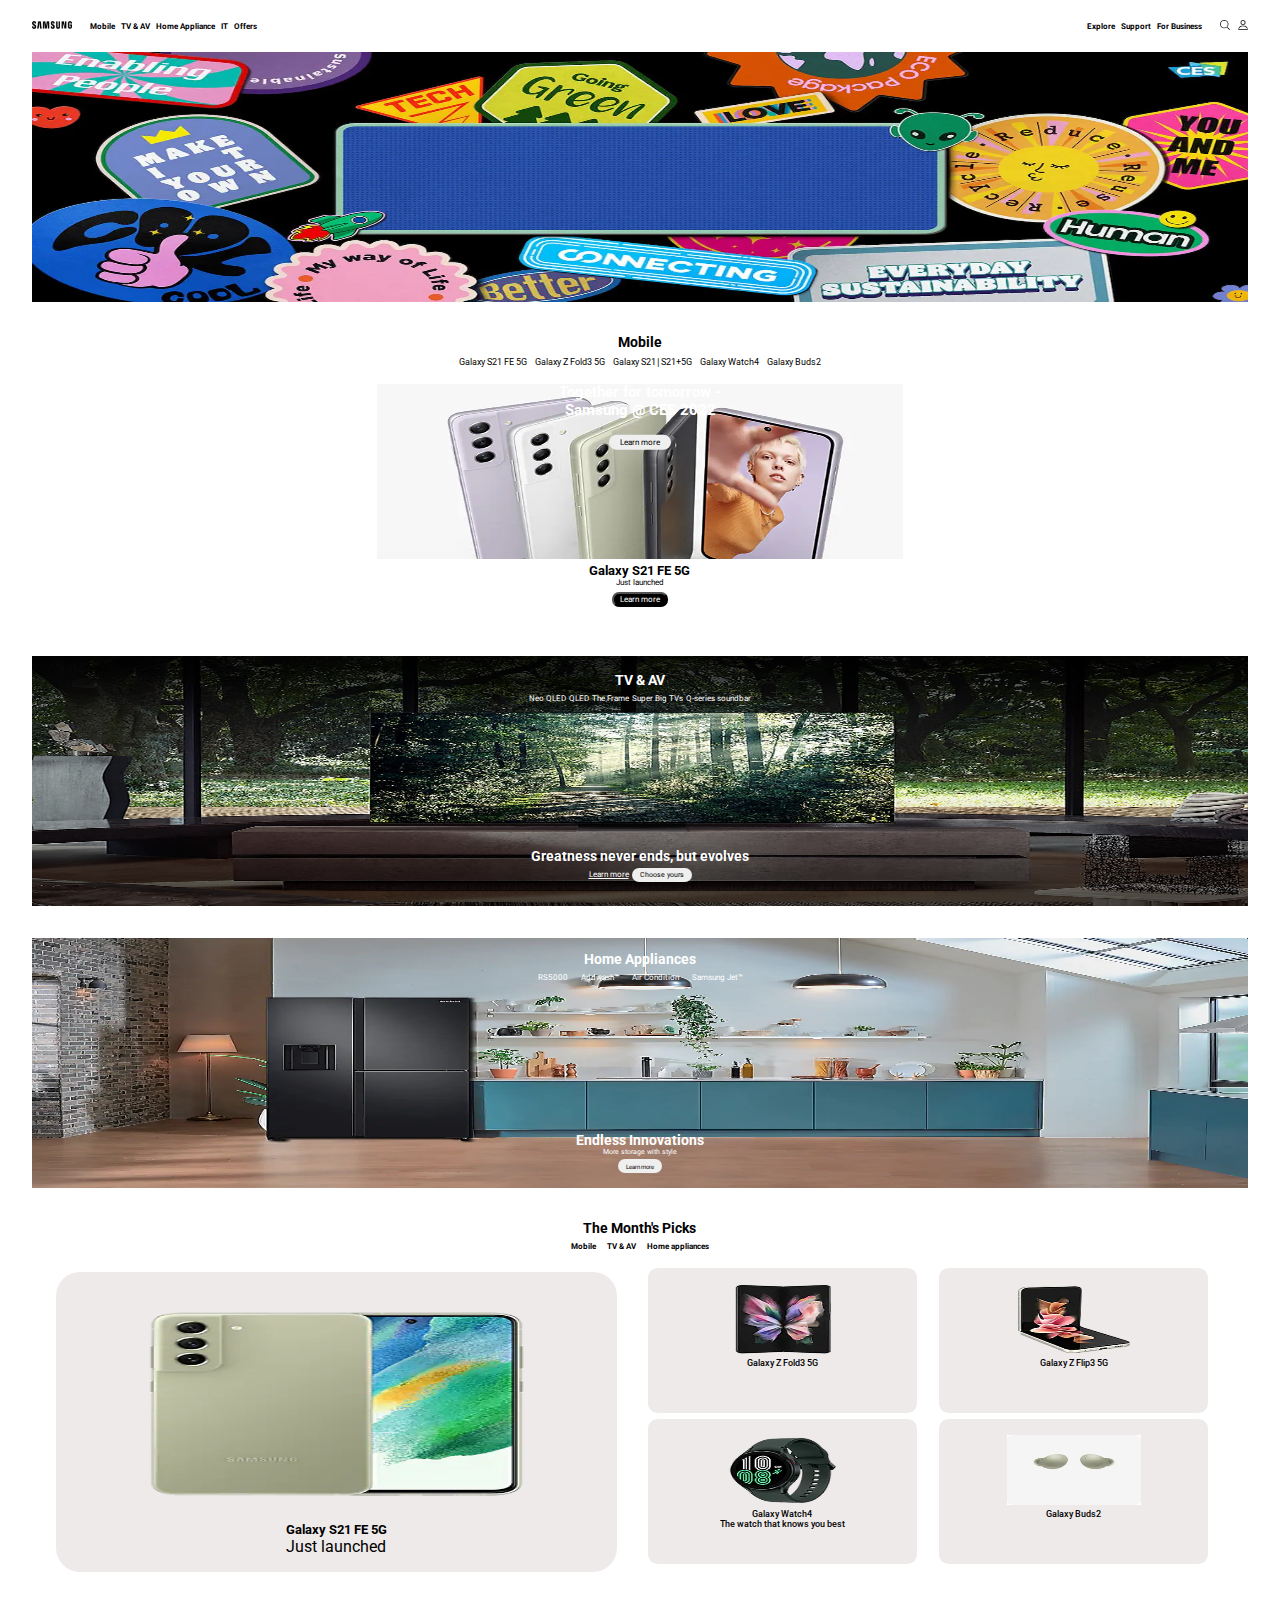
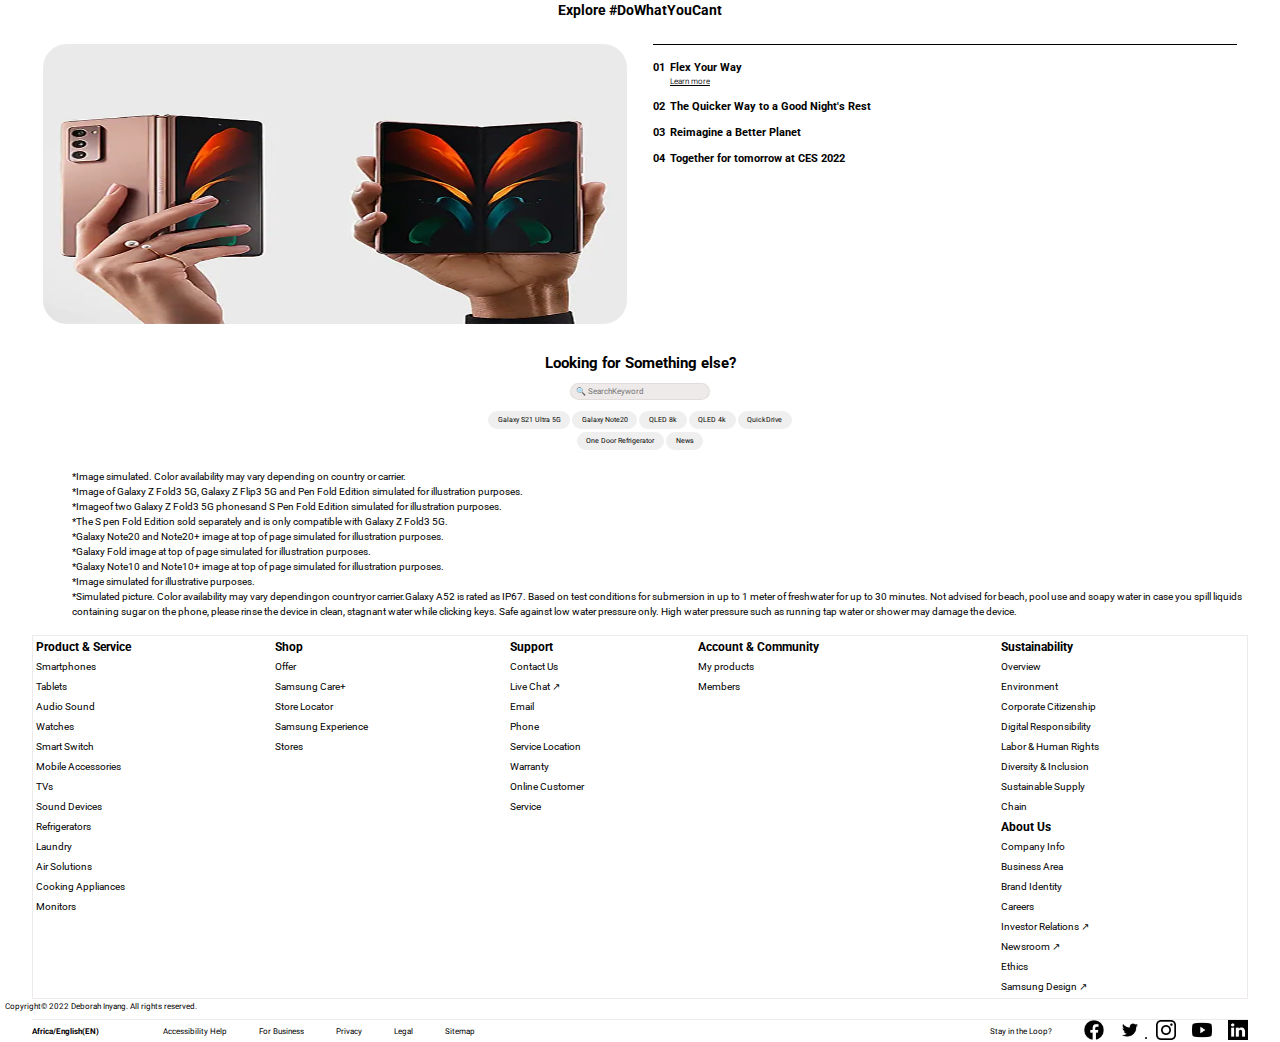
<file: index/index.html>
<!DOCTYPE html>
<html lang="en">
<head>
    <meta charset="UTF-8">
    <meta http-equiv="X-UA-Compatible" content="IE=edge">
    <meta name="viewport" content="width=device-width, initial-scale=1.0">
    <title>SAMSUNG WEBPAGE</title>
    <link rel="stylesheet" href="index.css">
</head>
<body>
    <header>
        <section class="header">
            <div class="menu1">
                <div class="logo">
                    <img src="./images/samsung-logo.png" alt="Logo" width="40px" height="50px">
                </div>
                <div class="nav">
                    <a href="Mobile">Mobile</a>
                    <a href="TV&AV">TV & AV</a>
                    <a href="Home Appliance">Home Appliance</a>
                    <a href="IT">IT</a>
                    <a href="Offers">Offers</a>
                </div>
            </div>
            <div class="menu2">
                <nav class="navbar">
                    <a href="Explore">Explore</a>
                    <a href="Support">Support</a>
                    <a href="For Business">For Business</a>
                </nav>
                <div class="icons">
                    <div><img src="./images/search.png" alt="search" width="" height="10px"></div>
                    <div><img src="./images/user.png" alt="" width="" height="10px"></div>
                </div>
            </div>
        </section>
    </header>



    <main>
        <section class="parent">
            <div class="section1">
                <div>
                    <h5>Together for tomorrow - <br> Samsung @ CES 2022</h5>
                    <button>Learn more</button>
                </div>
            </div>

            <section class="section2">
                <div class="section2_">
                    <h3>Mobile</h3>
                    <div class="mobile-nav">
                        <a href="GalaxyS21FE5G">Galaxy S21 FE 5G</a>
                        <a href="Galaxy Z Fold3 5G">Galaxy Z Fold3 5G</a>
                        <a href="Galaxy S21!S21+5G">Galaxy S21&#8739;S21+5G</a>
                        <a href="Galaxy Watch4">Galaxy Watch4</a>
                        <a href="Galaxy Buds2">Galaxy Buds2</a>
                    </div>
                </div>
                <div class="mobile-text">
                    <img src="./images/Home_Galaxy-S21.jpg" alt="">
                    <h5>Galaxy S21 FE 5G</h5>
                    <p>Just launched</p>
                    <button>Learn more</button>
                </div>
            </section>
                
            <section class="section3">
                <div class="section3a">
                    <h4>TV & AV</h4>
                    <div class="section3a_">
                        <a href="NeoQLED">Neo QLED</a>
                        <a href="QLED">QLED</a>
                        <a href="The Frame">The Frame</a>
                        <a href="Super Big TVs">Super Big TVs</a>
                        <a href="Q-series soundbar">Q-series soundbar</a>
                    </div>
                </div>
                <div class="section3b">
                    <h4>Greatness never ends, but evolves</h4>
                    <a href="Learn more">Learn more</a>
                    <button>Choose yours</button>
                </div>
                
            </section>

            <section class="section4">
                <div class="section4a">
                    <h4>Home Appliances</h4>
                    <div class="section4a_">
                        <a href="RS5000">RS5000</a>
                        <a href="AddwashTM">Addwash&trade;</a>
                        <a href="AirCondition">Air Condition</a>
                        <a href="Samsung JetTM">Samsung Jet&trade;</a>
                    </div>
                </div>
                <div class="section4b">
                    <h4>Endless Innovations</h4>
                    <p>More storage with style</p>
                    <button>Learn more</button>
                </div>
            </section>

            <section class="section5">
                <div class="content">
                    <h4>The Month's Picks</h4>
                    <div class="section5-nav">
                        <a href="Mobile">Mobile</a>
                        <a href="TV&AV">TV & AV</a>
                        <a href="Home appliances">Home appliances</a>
                    </div>
                </div>
                <div class="container">
                    <div class="first">
                        <div><img src="./images/PCD_Galaxy-S21-FE.png" alt="" width="" height=""></div>
                        <div class="first-text">
                            <h5>Galaxy S21 FE 5G</h5>
                            <p>Just launched</p>
                        </div>
                    </div>
                    <div class="second">
                        <div class="second1">
                            <div class="second1-a">
                                <div>
                                    <img src="./images/galaxy_z_fold3.png" alt="" width="" height="">
                                    <div>
                                        <p>Galaxy Z Fold3 5G</p>
                                    </div>
                                </div>
                            </div>
                            <div class="second1-b">
                                <div>
                                    <img src="./images/galaxy_watch4.png" alt="" width="" height="">
                                    <div>
                                        <p>Galaxy Watch4</p>
                                        <p>The watch that knows you best</p>
                                    </div>
                                </div>
                            </div>
                        </div>
                        <div class="second2">
                            <div class="second2-a">
                                <div>
                                    <img src="./images/galaxy_z_flip3.png" alt="" width="" height="">
                                    <div>
                                        <p>Galaxy Z Flip3 5G</p>
                                    </div>
                                </div>
                            </div>    
                            <div class="second2-b">
                                <div>
                                    <img src="./images/galaxy_buds2.jpg" alt="" width="" height="">
                                    <div>
                                        <p>Galaxy Buds2</p>  
                                    </div>  
                                </div>                                                                     
                            </div>
                        </div>
                    </div>
                </div>
            </section>


            <section class="section6">
                <h4>Explore #DoWhatYouCant</h4>
                <div class="col">
                    <div class="col1">
                        <div><img src="./images/flex_your_way.png" alt=""></div>
                    </div>
                    <div class="col2">
                        <div class="col2-a">
                            <div><p>01</p></div>
                            <div class="flex"><p>Flex Your Way</p>
                                <a href="learn">Learn more</a></div>
                        </div>
                        <br>
                        <div class="col2-b">
                            <div><p>02</p></div>
                            <div><p>The Quicker Way to a Good Night's Rest</p></div>
                        </div>
                        <br>
                        <div class="col2-c">
                            <div><p>03</p></div>
                            <div><p>Reimagine a  Better Planet</p></div>
                        </div>
                        <br>
                        <div class="col2-d">
                            <div><p>04</p></div>
                            <div><p>Together for tomorrow at CES 2022</p></div>
                        </div>
                    </div>
                </div>           
            </section>


            <section class="section7">
                <div class="search">
                    <h2>Looking for Something else?</h2>
                    <br>
                    <input type="" placeholder="&#128269 SearchKeyword">
                    <br><br>
                    <div class="btn">
                        <button>Galaxy S21 Ultra 5G</button>
                        <button>Galaxy Note20</button>
                        <button>QLED 8k</button>
                        <button>QLED 4k</button>
                        <button>QuickDrive</button><br>
                        <button>One Door Refrigerator</button>
                        <button>News</button>
                    </div>
                </div>
                <div class="list">
                    <ul>
                        <li>*Image simulated. Color availability may vary depending on country or carrier.</li>
                        <li>*Image of Galaxy Z Fold3 5G, Galaxy Z Flip3 5G and Pen Fold Edition simulated for illustration purposes.</li>
                        <li>*Imageof two Galaxy Z Fold3 5G phonesand S Pen Fold Edition simulated for illustration purposes.</li>
                        <li>*The S pen Fold Edition sold separately and is only compatible with Galaxy Z Fold3 5G.</li>
                        <li>*Galaxy Note20 and Note20+ image at top of page simulated for illustration purposes.</li>
                        <li>*Galaxy Fold image at top of page simulated for illustration purposes.</li>
                        <li>*Galaxy Note10 and Note10+ image at top of page simulated for illustration purposes.</li>
                        <li>*Image simulated for illustrative purposes.</li>
                        <li>*Simulated picture. Color availability may vary dependingon countryor carrier.Galaxy A52 is rated as IP67. Based on test conditions for submersion in up to 1 meter of freshwater for up to 30 minutes. Not advised for beach, pool use and soapy water in case you spill liquids containing sugar on the phone, please rinse the device in clean, stagnant water while clicking keys. Safe against low water pressure only. High water pressure such as running tap water or shower may damage the device.</li>
                    </ul>
                </div>
            </section>

            <section class="section8">
                <div>
                    <table>
                        <tr>
                            <th>Product & Service</th>
                            <th>Shop</th>
                            <th>Support</th>
                            <th>Account & Community</th>
                            <th>Sustainability</th>
                        </tr>
                        <tr>
                            <td>Smartphones</td>
                            <td>Offer</td>
                            <td>Contact Us</td>
                            <td>My products</td>
                            <td>Overview</td>
                        </tr>
                        <tr>
                            <td>Tablets</td>
                            <td>Samsung Care&plus;</td>
                            <td>Live Chat &#8599;</td>
                            <td>Members</td>
                            <td>Environment</td>
                        </tr>
                        <tr>
                            <td>Audio Sound</td>
                            <td>Store Locator</td>
                            <td>Email</td>
                            <td></td>
                            <td>Corporate Citizenship</td>
                        </tr>
                        <tr>
                            <td>Watches</td>
                            <td>Samsung Experience</td>
                            <td>Phone</td>
                            <td></td>
                            <td>Digital Responsibility</td>
                        </tr>
                        <tr>
                            <td>Smart Switch</td>
                            <td>Stores</td>
                            <td>Service Location</td>
                            <td></td>
                            <td>Labor & Human Rights </td>
                        </tr>
                        <tr>
                            <td>Mobile Accessories</td>
                            <td></td>
                            <td>Warranty</td>
                            <td></td>
                            <td>Diversity & Inclusion</td>
                        </tr>
                        <tr>
                            <td>TVs</td>
                            <td></td>
                            <td>Online Customer</td>
                            <td></td>
                            <td>Sustainable Supply</td>
                        </tr>
                        <tr>
                            <td>Sound Devices</td>
                            <td></td>
                            <td>Service</td>
                            <td></td>
                            <td>Chain</td>
                        </tr>
                        <tr>
                            <td>Refrigerators</td>
                            <td></td>
                            <td></td>
                            <td></td>
                            <th>About Us</th>
                        </tr>
                        <tr>
                            <td>Laundry</td>
                            <td></td>
                            <td></td>
                            <td></td>
                            <td>Company Info</td>
                        </tr>
                        <tr>
                            <td>Air Solutions</td>
                            <td></td>
                            <td></td>
                            <td></td>
                            <td>Business Area</td>
                        </tr>
                        <tr>
                            <td>Cooking Appliances</td>
                            <td></td>
                            <td></td>
                            <td></td>
                            <td>Brand Identity</td>
                        </tr>
                        <tr>
                            <td>Monitors</td>
                            <td></td>
                            <td></td>
                            <td></td>
                            <td>Careers</td>
                        </tr>
                        <tr>
                            <td></td>
                            <td></td>
                            <td></td>
                            <td></td>
                            <td>Investor Relations &#8599;</td>
                        </tr>
                        <tr>
                            <td></td>
                            <td></td>
                            <td></td>
                            <td></td>
                            <td>Newsroom &#8599;</td>
                        </tr>
                        <tr>
                            <td></td>
                            <td></td>
                            <td></td>
                            <td></td>
                            <td>Ethics</td>
                        </tr>
                        <tr>
                            <td></td>
                            <td></td>
                            <td></td>
                            <td></td>
                            <td>Samsung Design &#8599;</td>
                        </tr>
                    </table>
                </div>
            </section>
              
        </section>   
    </main>

    <footer>
        <p class="copyright">Copyright&copy; 2022 Deborah Inyang. All rights reserved. </p>
        <section class="section9">
            <div class="one">
                <div class="africa">
                    <p><b>Africa/English(EN)</b></p>
                </div>
                <div class="privacy">
                    <ul class="hotline">
                        <div><li>Accessibility Help</li></div>
                        <div><li>For Business</li></div>
                        <div><li>Privacy</li></div>
                        <div><li>Legal</li></div>
                        <div><li>Sitemap</li></div>                   
                    </ul>
                </div>
            </div>
            <div>
                <div class="two">
                    <div class="stay">
                        <p>Stay in the Loop?</p>
                    </div>
                    <div class="socials">
                        <a href=""><img src="./images/facebook.png" alt="" width="20px" height="20px"></a>
                        <a href=""><img src="./images/twitter.png" alt=""width="20px" height="20px"></a>                            <li><img src="./images/instagram.png" alt=""width="20px" height="20px"></li>
                        <a href=""><img src="./images/youtube.png" alt=""width="20px" height="20px"></a>
                        <a href=""><img src="./images/linkedin.png" alt=""width="20px" height="20px"></a>                        
                    </div>
                </div>
            </div>        
        </section>
    </footer>
</body>
</html>
</file>
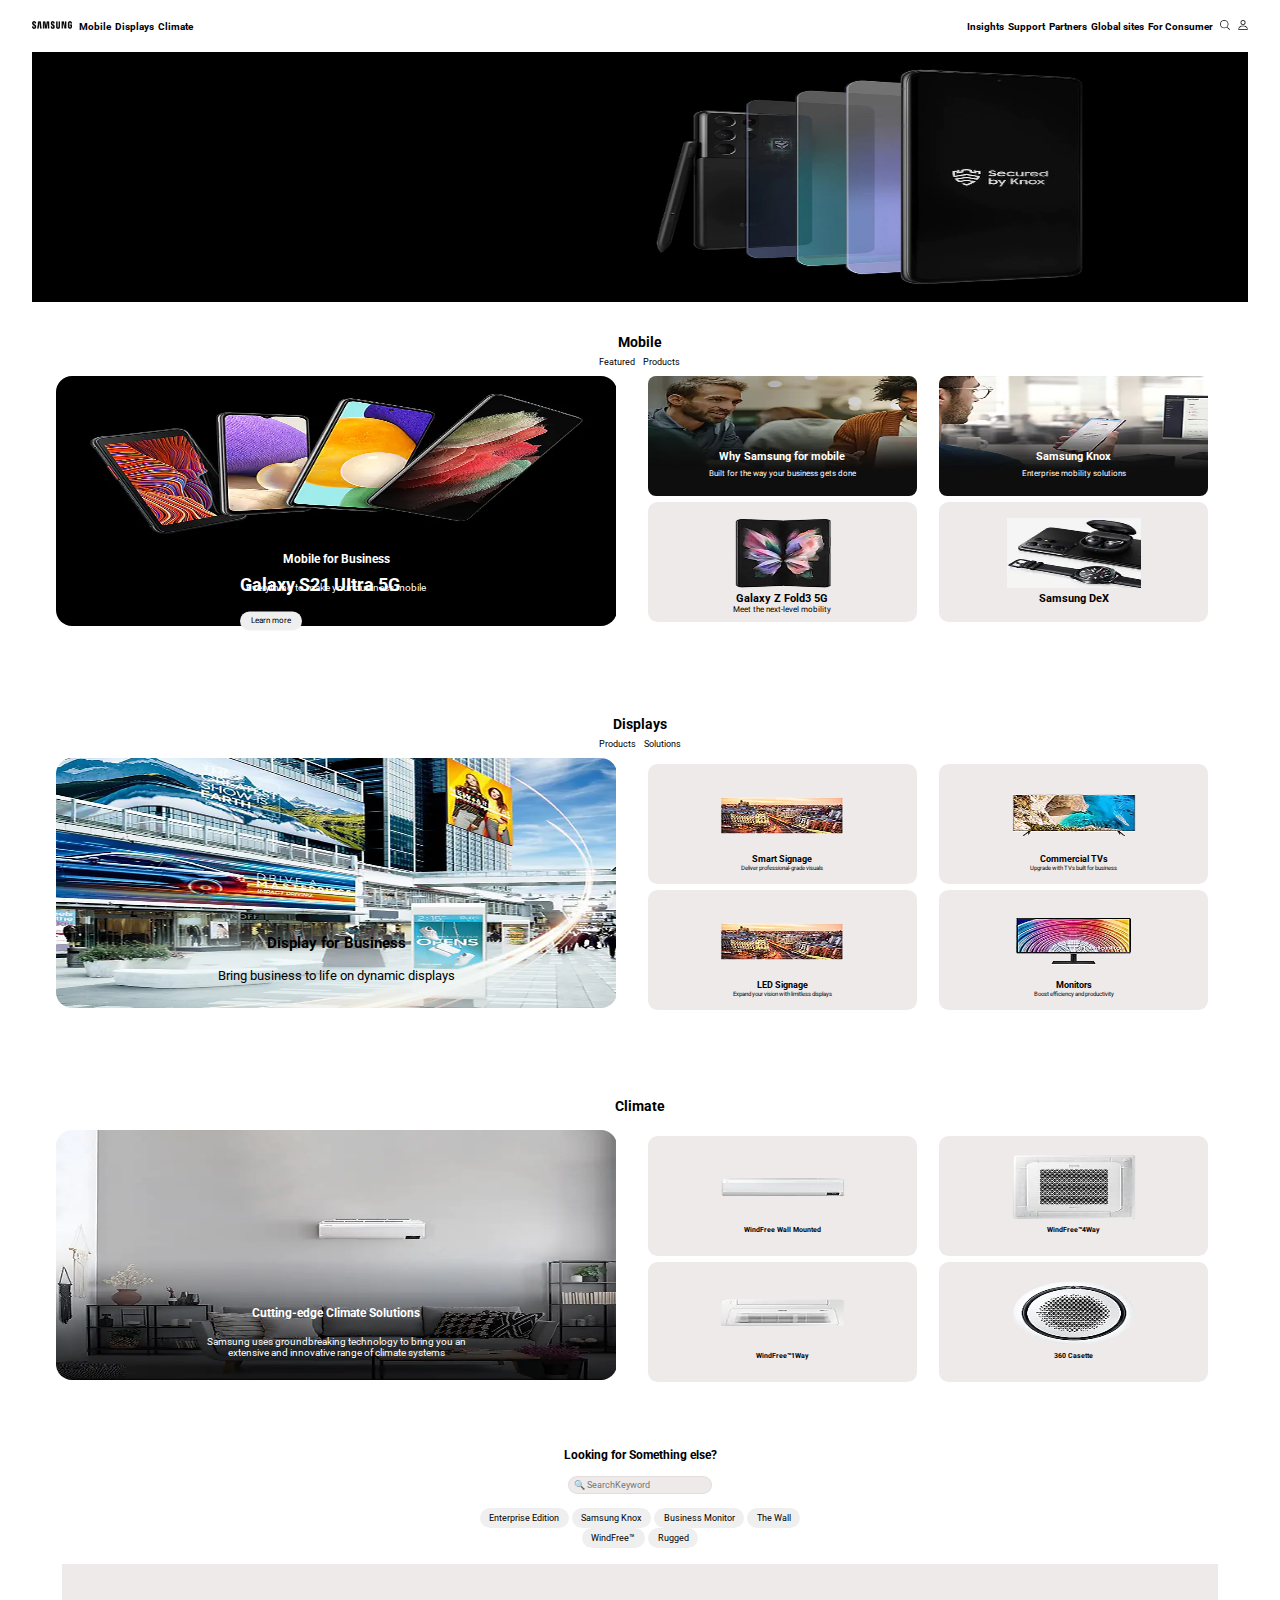
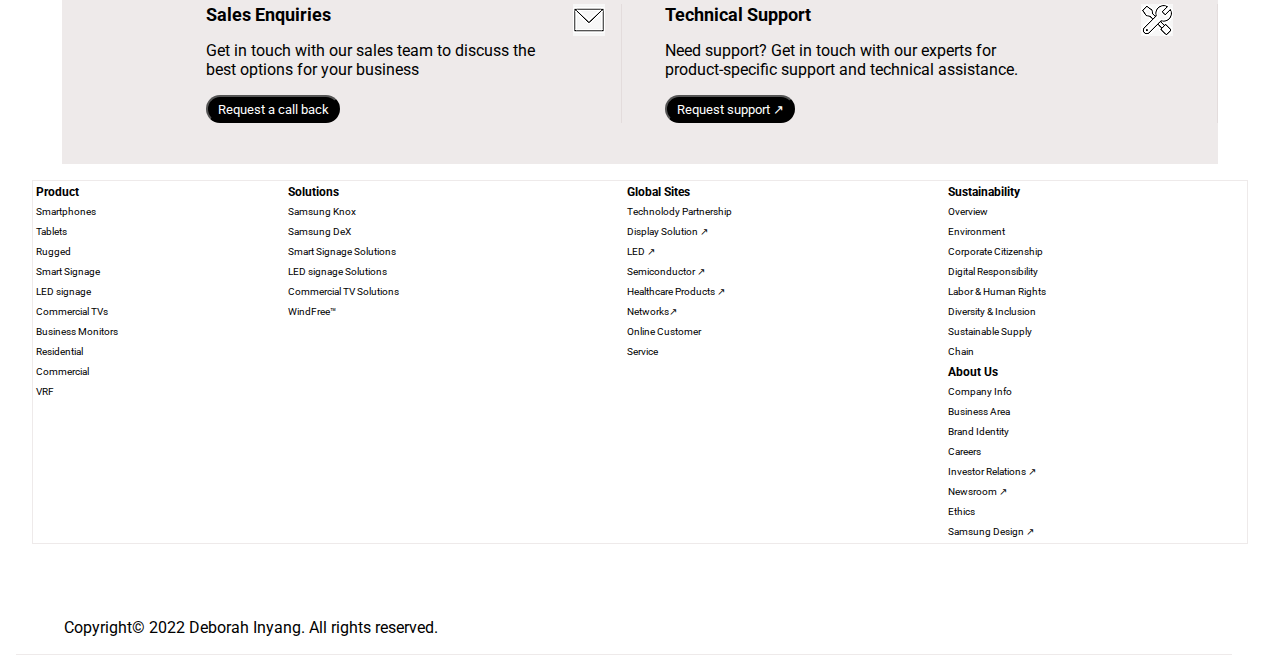
<file: consumer/customer.html>
<!DOCTYPE html>
<html lang="en">
<head>
    <meta charset="UTF-8">
    <meta http-equiv="X-UA-Compatible" content="IE=edge">
    <meta name="viewport" content="width=device-width, initial-scale=1.0">
    <title>SAMSUNG-CUSTOMER</title>
    <link rel="stylesheet" href="customer.css">
</head>
<body>
    <header>
        <section class="header">
            <div class="menu1">
                <div class="logo">
                    <img src="./images/samsung-logo.png" alt="" width="40px" height="50px">
                </div>
                <div class="">
                    <a href="Mobile">Mobile</a>
                    <a href="Displays">Displays</a>
                    <a href="Climate">Climate</a>
                </div>
            </div>
            <div class="menu2">
                <div class="">
                    <a href="Insights">Insights</a>
                    <a href="Support">Support</a>
                    <a href="Partners">Partners</a>
                    <a href="Globalsites">Global sites</a>
                    <a href="ForConsumer">For Consumer</a>
                </div>
                <div class="icons">
                    <div><img src="./images/search.png" alt="" width="" height="10px"></div>
                    <div><img src="./images/user.png" alt="" width="" height="10px"></div>
                </div>
            </div>

        </section>
    </header>
    <main>
        <section class="parent">
            <section class="section1">
                <div>
                    <h4>Galaxy S21 UItra 5G</h4>
                    <button>Learn more</button>
                </div>
            </section>

            <section class="section2">
                <div class="section2_">
                    <h4>Mobile</h4>
                    <div class="mobile-nav">
                        <a href="Featured">Featured</a>
                        <a href="Products">Products</a>
                    </div>
                </div>
                <div class="container">
                    <div class="con1">
                        <div>
                            <h4>Mobile for Business</h4>
                            <p>Everything to make your business mobile</p>
                        </div>
                    </div>
                    <div class="con2">
                        <div class="con2a">
                            <div class="bg-a">
                                <div>
                                    <h4>Why Samsung for mobile</h4>
                                    <p>Built for the way your business gets done</p>
                                </div>
                            </div>
                            <div class="bg-b">
                                <div>
                                    <img src="./images/HOME_Galaxy_Z_Fold3.png" alt="" width="" height="">
                                    <div>
                                        <h4>Galaxy Z Fold3 5G</h4>
                                        <p>Meet the next-level mobility</p>
                                    </div>
                                </div>
                            </div>
                        </div>
                        <div class="con2b">
                            <div class="bg-c">
                                <div>
                                    <h4>Samsung Knox</h4>
                                    <p>Enterprise mobility solutions</p>
                                </div>
                            </div>
                            <div class="bg-d">
                                <img src="./images/samsung_dex.jpg" alt="" height="" width="">
                                <h4>Samsung DeX</h4>
                            </div>
                        </div>
                    </div>
                </div>
            </section>

            <section class="section3">
                <div class="section3_">
                    <h4>Displays</h4>
                    <div class="display-nav">
                        <a href="Products">Products</a>
                        <a href="Solutions">Solutions</a>
                    </div>
                </div>
                <div class="col">
                    <div class="col1">
                        <div>
                            <h5>Display for Business</h5>
                            <p>Bring business to life on dynamic displays</p>
                        </div>
                    </div>
                    <div class="col2">
                        <div class="col2a">
                            <div class="col2ai">
                                <div>
                                    <img src="./images/led_signage.png" alt="">
                                    <div>
                                        <h5>Smart Signage</h5>
                                        <p>Deliver professional-grade visuals</p>
                                    </div>
                                </div>
                            </div>
                            <div class="col2aii">
                                <div>
                                    <img src="./images/led_signage.png" alt="">
                                    <div>
                                        <h5>LED Signage</h5>
                                        <p>Expand your vision with limitless displays</p>
                                    </div>
                                </div>
                            </div>
                        </div>
                        <div class="col2b">
                            <div class="col2bi">
                                <div>
                                    <img src="./images/commercial_tvs.png" alt="">
                                    <div>
                                        <h5>Commercial TVs</h5>
                                        <p>Upgrade with TVs built for business</p>
                                    </div>
                                </div>
                            </div>
                            <div class="col2bii">
                                <div>
                                    <img src="./images/monitors.png" alt="">
                                    <div>
                                        <h5>Monitors</h5>
                                        <p>Boost efficiency and productivity</p>
                                    </div>
                                </div>
                            </div>
                        </div>
                    </div>
                </div>
            </section>

            <section class="section4">
                <h4>Climate</h4>
                <div class="row">
                    <div class="row1">
                        <h5>Cutting-edge Climate Solutions</h5>
                        <p>Samsung uses groundbreaking technology to bring you an <br> extensive and innovative range of climate systems</p>
                    </div>
                    <div class="row2">
                        <div class="row2a">
                            <div class="row2ai">
                                <img src="./images/windfree_wallmounted.png" alt="">
                                <h6>WindFree Wall Mounted</h6>
                            </div>
                            <div class="row2aii">
                                <img src="./images/windfree_1way.png" alt="">
                                <h6>WindFree&trade;1Way</h6>
                            </div>
                        </div>
                        <div class="row2b">
                            <div class="row2bi">
                                <img src="./images/windfree_4way.png" alt="">
                                <h6>WindFree&trade;4Way</h6>
                            </div>
                            <div class="row2bii">
                                <img src="./images/360_cassette.png" alt="">
                                <h6>360 Casette</h6>
                            </div>
                        </div>
                    </div>
                </div>
            </section>

            <section class="section5">
                <div class="search">
                    <h4>Looking for Something else?</h4><br>
                    <input type="" placeholder="&#128269 SearchKeyword"> 
                    <br><br>
                    <div>
                        <button>Enterprise Edition</button>
                        <button>Samsung Knox</button>
                        <button>Business Monitor</button>
                        <button>The Wall</button><br>
                        <button>WindFree&trade;</button>
                        <button>Rugged</button>
                    </div>
                </div>
            </section>

            <section class="section6">
                <div class="section6a">
                    <div class="section6a_">
                        <div class="sales">
                            <h4>Sales Enquiries</h4>
                            <p>Get in touch with our sales team to discuss the best options for your business</p>
                            <button>Request a call back</button>
                        </div>
                        <div class="img1">
                            <img src="./images/sales_enquiries.png" alt="">
                        </div>
                    </div>
                </div>
                <div class="section6b">
                    <div class="section6b_">
                        <div class="support">
                            <h4>Technical Support</h4>
                            <p>Need support? Get in touch with our experts for product-specific support and technical assistance.</p>
                            <button>Request support &#8599</button>
                        </div>
                        <div class="img2">
                            <img src="./images/technical_support.png" alt="">
                        </div>
                    </div>
                </div>
            </section>

            <section class="section7">
                <div>
                    <table>
                        <tr>
                            <th>Product</th>
                            <th>Solutions</th>
                            <th>Global Sites</th>
                            <th>Sustainability</th>
                        </tr>
                        <tr>
                            <td>Smartphones</td>
                            <td>Samsung Knox</td>
                            <td>Technolody Partnership</td>
                            
                            <td>Overview</td>
                        </tr>
                        <tr>
                            <td>Tablets</td>
                            <td>Samsung DeX</td>
                            <td>Display Solution &#8599;</td>
                            
                            <td>Environment</td>
                        </tr>
                        <tr>
                            <td>Rugged</td>
                            <td>Smart Signage Solutions</td>
                            <td>LED &#8599;</td>
                            
                            <td>Corporate Citizenship</td>
                        </tr>
                        <tr>
                            <td>Smart Signage</td>
                            <td>LED signage Solutions</td>
                            <td>Semiconductor &#8599;</td>
                            <td>Digital Responsibility</td>
                        </tr>
                        <tr>
                            <td>LED signage</td>
                            <td>Commercial TV Solutions</td>
                            <td>Healthcare Products &#8599;</td>
                            <td>Labor & Human Rights </td>
                        </tr>
                        <tr>
                            <td>Commercial TVs</td>
                            <td>WindFree&trade;</td>
                            <td>Networks&#8599;</td>                            
                            <td>Diversity & Inclusion</td>
                        </tr>
                        <tr>
                            <td>Business Monitors</td>
                            <td></td>
                            <td>Online Customer</td>
                            
                            <td>Sustainable Supply</td>
                        </tr>
                        <tr>
                            <td>Residential</td>
                            <td></td>
                            <td>Service</td>
                            
                            <td>Chain</td>
                        </tr>
                        <tr>
                            <td>Commercial</td>
                            <td></td>
                            <td></td>
                            
                            <th>About Us</th>
                        </tr>
                        <tr>
                            <td>VRF</td>
                            <td></td>
                            <td></td>
                            
                            <td>Company Info</td>
                        </tr>
                        <tr>
                            <td></td>
                            <td></td>
                            <td></td>
                            
                            <td>Business Area</td>
                        </tr>
                        <tr>
                            <td></td>
                            <td></td>
                            <td></td>
                            
                            <td>Brand Identity</td>
                        </tr>
                        <tr>
                            <td></td>
                            <td></td>
                            <td></td>
                            
                            <td>Careers</td>
                        </tr>
                        <tr>
                            <td></td>
                            <td></td>
                            <td></td>
                           
                            <td>Investor Relations &#8599;</td>
                        </tr>
                        <tr>
                            <td></td>
                            <td></td>
                            <td></td>
                            
                            <td>Newsroom &#8599;</td>
                        </tr>
                        <tr>
                            <td></td>
                            <td></td>
                            <td></td>
                           
                            <td>Ethics</td>
                        </tr>
                        <tr>
                            <td></td>
                            <td></td>
                            <td></td>
                           
                            <td>Samsung Design &#8599;</td>
                        </tr>
                    </table>
                </div>            
            </section>

        </section>
    </main>
    <footer>
        <p>Copyright&copy; 2022 Deborah Inyang. All rights reserved. </p>
    </footer>
</body>
</html>
</file>
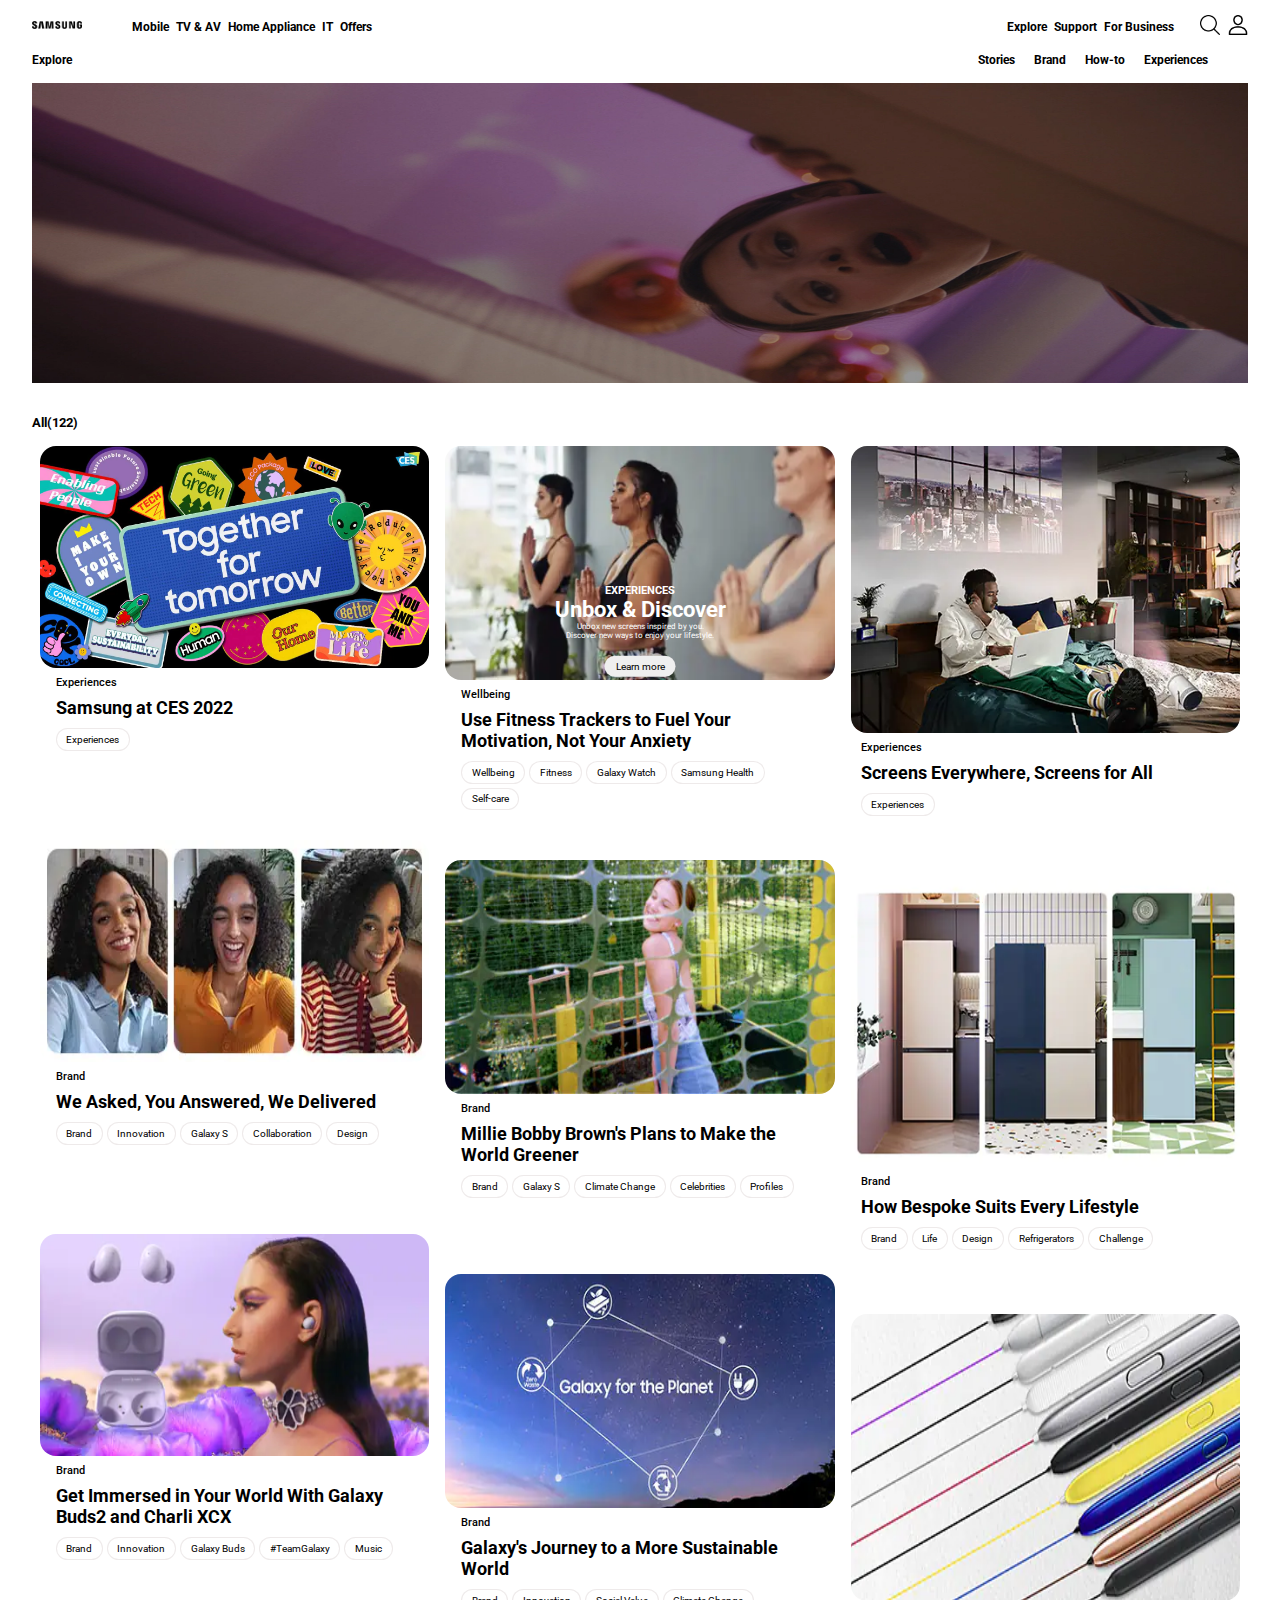
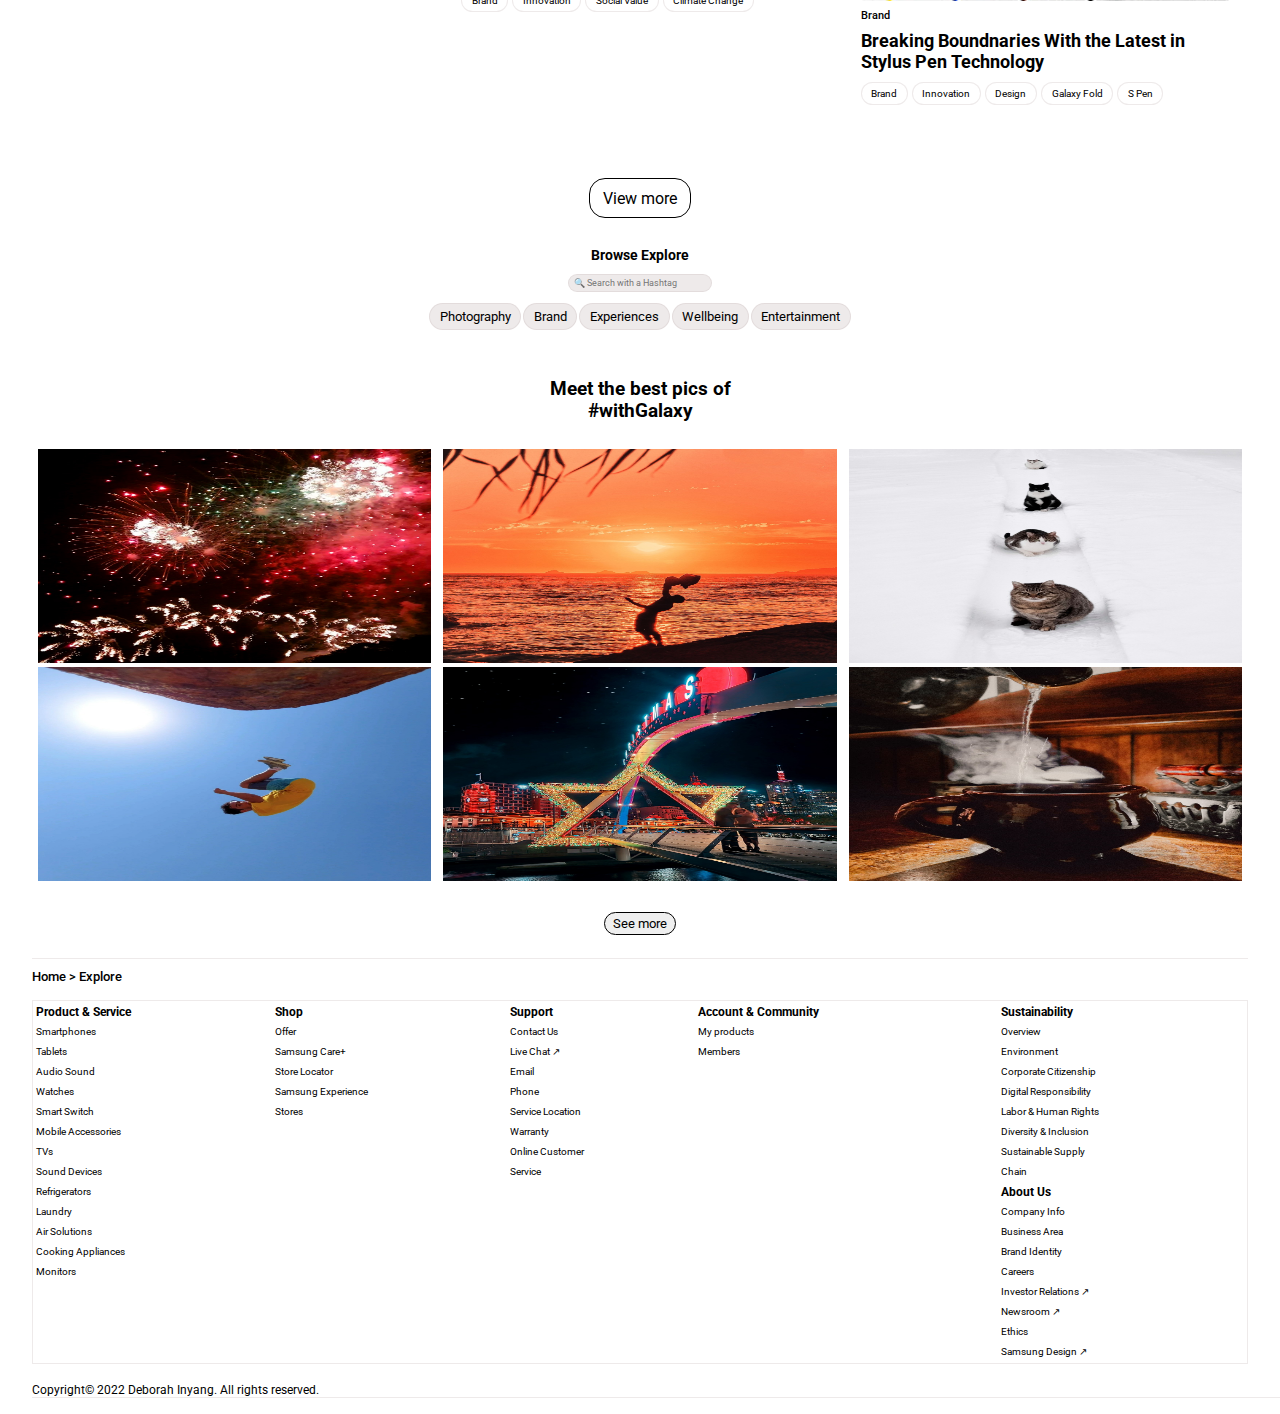
<file: explore/explore.html>
<!DOCTYPE html>
<html lang="en">
<head>
    <meta charset="UTF-8">
    <meta http-equiv="X-UA-Compatible" content="IE=edge">
    <meta name="viewport" content="width=device-width, initial-scale=1.0">
    <title>SAMSUNG-EXPLORE</title>
    <link rel="stylesheet" href="explore.css">
    <link rel="stylesheet" href="https://cdnjs.cloudflare.com/ajax/libs/font-awesome/4.7.0/css/font-awesome.min.css">
</head>

<body>
    <header>
        <section class="header">
            <div class="header1">
                <div class="header1-a">
                    <div>
                        <img src="./images/samsung-logo.png" alt="" width="50px" height="50px">
                    </div>
                    <div class="nav">
                        <a href="Mobile">Mobile</a>
                        <a href="TV&AV">TV & AV</a>
                        <a href="Home Appliance">Home Appliance</a>
                        <a href="IT">IT</a>
                        <a href="Offers">Offers</a>
                    </div>
                </div>
                <div class="header1-b">
                    <div class="menu">
                        <a href="Explore">Explore</a>
                        <a href="Support">Support</a>
                        <a href="ForBusiness">For Business</a>
                    </div>
                    <div class="icons">
                        <div><img src="./images/search.png" alt="search" width="" height="20px"></div>
                        <div><img src="./images/user.png" alt="" width="" height="20px"></div>
                    </div>
                </div>
            </div>
            <div class="header2">
                <div>
                    <a href="Explore">Explore</a>
                </div>
                <div class="navbar">
                    <a href="Stories">Stories</a>
                    <a href="Brand">Brand</a>
                    <a href="How-to">How-to</a>
                    <a href="Experiences">Experiences</a>
                </div>
            </div>

        </section>
    </header>
    <main>
        <section class="main">
            <section class="section1">
                <div>
                    <h6>EXPERIENCES</h6>
                    <h3>Unbox & Discover</h4>
                    <p>Unbox new screens inspired by you.</p>
                    <p>Discover new ways to enjoy your lifestyle.</p>
                    <button>Learn more</button>
                </div>
            </section>

            <section class="section2">
                <h5>All(122)</h5>
                <div class="container">
                    <div class="row1">
                        <div class="row1a">
                            <div class="row1a_"><img src="./images/samsung_at_ces.jpg" alt="" width="" height=""></div>
                            <div>
                                <figcaption>Experiences</figcaption>
                                <h3>Samsung at CES 2022</h3>
                                <button>Experiences</button>
                            </div>
                        </div>
                        <div class="row1b">
                            <div class="row1b_"><img src="./images/we_asked.jpg" alt=""></div>
                            <div>
                                <figcaption>Brand</figcaption>
                                <h3>We Asked, You Answered, We Delivered</h3>
                                <button>Brand</button>
                                <button>Innovation</button>
                                <button>Galaxy S</button>
                                <button>Collaboration</button>
                                <button>Design</button>                
                            </div>
                        </div>
                        <div class="row1c">
                            <div class="row1c_"><img src="./images/get_immersed.jpg" alt=""></div>
                            <div>
                                <figcaption>Brand</figcaption>
                                <h3>Get Immersed in Your World With Galaxy Buds2 and Charli XCX</h3>
                                <button>Brand</button>
                                <button>Innovation</button>
                                <button>Galaxy Buds</button>
                                <button>#TeamGalaxy</button>
                                <button>Music</button>
                            </div>
                        </div>
                    </div>
                    <div class="row2">
                        <div class="row2a">
                            <div class="row2a_"><img src="./images/use_fitness.jpg" alt=""></div>
                            <div>
                                <figcaption>Wellbeing</figcaption>
                                <h3>Use Fitness Trackers to Fuel Your Motivation, Not Your Anxiety</h3>
                                <button>Wellbeing</button>
                                <button>Fitness</button>
                                <button>Galaxy Watch</button>
                                <button>Samsung Health</button><button>Self-care</button>     
                            </div>
                        </div>
                        <div class="row2b">
                            <div class="row2b_"><img src="./images/milie_bobby_brown.jpg" alt=""></div>
                            <div>
                                <figcaption>Brand</figcaption>
                                <h3>Millie Bobby Brown's Plans to Make the World Greener</h3>                                
                                <button>Brand</button>
                                <button>Galaxy S</button>
                                <button>Climate Change</button>
                                <button>Celebrities</button>
                                <button>Profiles</button>
                            </div>
                        </div>
                        <div class="row2c">
                            <div class="row2c_"><img src="./images/galaxy_journey.jpg" alt=""></div>
                            <div>
                                <figcaption>Brand</figcaption>
                                <h3>Galaxy's Journey to a More Sustainable World</h3>                           
                                <button>Brand</button>
                                <button>Innovation</button>
                                <button>Social Value</button>
                                <button>Climate Change</button>                                
                            </div>
                        </div>

                    </div>
                    <div class="row3">
                        <div class="row3a">
                            <div class="row3a_"><img src="./images/screens_everywhere.jpg" alt=""></div>
                            <div>
                                <figcaption>Experiences</figcaption>
                                <h3>Screens Everywhere, Screens for All</h3>
                                <button>Experiences</button>
                            </div>
                        </div>
                        <div class="row3b">
                            <div class="row3b_"><img src="./images/how_bespoke.jpg" alt=""></div>
                            <div>
                                <figcaption>Brand</figcaption>
                                <h3>How Bespoke Suits Every Lifestyle</h3>
                                    <button>Brand</button>
                                    <button>Life</button>
                                    <button>Design</button>
                                    <button>Refrigerators</button>
                                    <button>Challenge</button> 
                            </div>
                        </div>
                        <div class="row3c">
                            <div class="row3c_"><img src="./images/breaking_boundaries.jpg" alt=""></div>
                            <div>
                                <figcaption>Brand</figcaption>
                                <h3>Breaking Boundnaries With the Latest in Stylus Pen Technology</h3>
                                    <button>Brand</button>
                                    <button>Innovation</button>
                                    <button>Design</button>
                                    <button>Galaxy Fold</button>
                                    <button>S Pen</button>    
                            </div>
                        </div>
                    </div>
                </div>
                <div class="view"><button>View more</button></div>
            </section>

            <section class="section3">
                <div class="browse">
                    <h3>Browse Explore</h3><br>
                    <input type="" placeholder="&#128269 Search with a Hashtag">
                    <br><br>
                    <div class="btn">
                        <button>Photography</button>
                        <button>Brand</button>
                        <button>Experiences</button>
                        <button>Wellbeing</button>
                        <button>Entertainment</button>
                    </div>
                </div>
            </section>
            
            <section class="section4">
                <h3>Meet the best pics of <br> #withGalaxy</h3>
                <div class="content">
                    <div class="content1">
                        <div class="content1_">
                            <img src="./images/with_galaxy_1.jpg" alt="">
                            <img src="./images/with_galaxy_2.jpg" alt="">
                        </div>
                    </div>
                    <div class="content2">
                        <div class="content2_">
                            <img src="./images/with_galaxy_3.jpg" alt="">
                            <img src="./images/with_galaxy_4.jpg" alt="">
                        </div>
                    </div>
                    <div class="content3">
                        <div class="content3_">
                            <img src="./images/with_galaxy_5.jpg" alt="">
                            <img src="./images/with_galaxy_6.jpg" alt="">
                        </div>
                    </div>
                </div>
                <div class="btn"><button>See more</button></div>
            </section>

            <section class="section5">
                <div>
                    <div class="home">
                        <h6>Home > Explore</h6>
                    </div>
                    <div class="table">
                        <div>
                            <table>
                                <tr>
                                    <th>Product & Service</th>
                                    <th>Shop</th>
                                    <th>Support</th>
                                    <th>Account & Community</th>
                                    <th>Sustainability</th>
                                </tr>
                                <tr>
                                    <td>Smartphones</td>
                                    <td>Offer</td>
                                    <td>Contact Us</td>
                                    <td>My products</td>
                                    <td>Overview</td>
                                </tr>
                                <tr>
                                    <td>Tablets</td>
                                    <td>Samsung Care&plus;</td>
                                    <td>Live Chat &#8599;</td>
                                    <td>Members</td>
                                    <td>Environment</td>
                                </tr>
                                <tr>
                                    <td>Audio Sound</td>
                                    <td>Store Locator</td>
                                    <td>Email</td>
                                    <td></td>
                                    <td>Corporate Citizenship</td>
                                </tr>
                                <tr>
                                    <td>Watches</td>
                                    <td>Samsung Experience</td>
                                    <td>Phone</td>
                                    <td></td>
                                    <td>Digital Responsibility</td>
                                </tr>
                                <tr>
                                    <td>Smart Switch</td>
                                    <td>Stores</td>
                                    <td>Service Location</td>
                                    <td></td>
                                    <td>Labor & Human Rights </td>
                                </tr>
                                <tr>
                                    <td>Mobile Accessories</td>
                                    <td></td>
                                    <td>Warranty</td>
                                    <td></td>
                                    <td>Diversity & Inclusion</td>
                                </tr>
                                <tr>
                                    <td>TVs</td>
                                    <td></td>
                                    <td>Online Customer</td>
                                    <td></td>
                                    <td>Sustainable Supply</td>
                                </tr>
                                <tr>
                                    <td>Sound Devices</td>
                                    <td></td>
                                    <td>Service</td>
                                    <td></td>
                                    <td>Chain</td>
                                </tr>
                                <tr>
                                    <td>Refrigerators</td>
                                    <td></td>
                                    <td></td>
                                    <td></td>
                                    <th>About Us</th>
                                </tr>
                                <tr>
                                    <td>Laundry</td>
                                    <td></td>
                                    <td></td>
                                    <td></td>
                                    <td>Company Info</td>
                                </tr>
                                <tr>
                                    <td>Air Solutions</td>
                                    <td></td>
                                    <td></td>
                                    <td></td>
                                    <td>Business Area</td>
                                </tr>
                                <tr>
                                    <td>Cooking Appliances</td>
                                    <td></td>
                                    <td></td>
                                    <td></td>
                                    <td>Brand Identity</td>
                                </tr>
                                <tr>
                                    <td>Monitors</td>
                                    <td></td>
                                    <td></td>
                                    <td></td>
                                    <td>Careers</td>
                                </tr>
                                <tr>
                                    <td></td>
                                    <td></td>
                                    <td></td>
                                    <td></td>
                                    <td>Investor Relations &#8599;</td>
                                </tr>
                                <tr>
                                    <td></td>
                                    <td></td>
                                    <td></td>
                                    <td></td>
                                    <td>Newsroom &#8599;</td>
                                </tr>
                                <tr>
                                    <td></td>
                                    <td></td>
                                    <td></td>
                                    <td></td>
                                    <td>Ethics</td>
                                </tr>
                                <tr>
                                    <td></td>
                                    <td></td>
                                    <td></td>
                                    <td></td>
                                    <td>Samsung Design &#8599;</td>
                                </tr>
                            </table>
                        </div>            
                    </div>
                </div>
            </section>
            
        </section>
        
    </main>
    <footer>
        <p>Copyright&copy; 2022 Deborah Inyang. All rights reserved. </p>
    </footer>

</body>
</html>
</file>
<file: index/index.css>
@import url('https://fonts.googleapis.com/css2?family=Roboto:ital,wght@0,300;0,400;1,500&display=swap');

* {
    margin: 0;
    font-family: 'Roboto', sans-serif;
}
html .header{
    font-size: 8px;
    font-family: sans-serif;
}
.header{
    width: 95%;
    margin: auto;
    display: flex;
    align-items: center;
    justify-content: space-between;
}
.header .menu1 {
    display: flex;
    align-items: center;
    justify-content: space-between;
    gap: 1rem;
}
.header .menu1 .nav a{
    align-items: center;
    text-decoration: none;
    padding: 0px 2px 0px 2px;
    color: black;
    font-weight: bold;
}
.header .menu2{
    display: flex;
    align-items: center;
    justify-content: space-between;
    gap: 1rem;
}
.header .menu2 .navbar a{
    align-items: center;
    text-decoration: none;
    padding: 0px 2px 0px 2px;
    color: black;
    font-weight: bold;
}
.header .menu2 .icons{
    display: flex;
    justify-content: space-between;
    gap: 0.5rem;
}

/* section1 */
.parent {
    height: 2550px;
    width: 95%;
    margin: auto;
}
.section1{
    background-image: url(./images/hero.jpg);
    height: 250px;
    background-repeat: no-repeat;
    background-size: 100% 100% ;
}
.section1 div{
    text-align: center;
    position: absolute;
    top: 50%;
    left: 50%;
    transform: translate(-50%, -100%);
    color: white;
    font-size: 18px;
}
.section1 div button {
    font-size: 8px;
    padding: 0.2rem 0.7rem;
    margin-top: 1rem;
    cursor: pointer;
    border-radius: 1rem;
    border: none;
}
.section1 div button:hover{
    color: white;
    background-color: rgb(194, 26, 118);
}

/* section2 */


.section2{
    height: 290px;
    width: 90%;
    margin: auto;
   margin-top: 2rem;
}
.section2 .section2_ h3{
    text-align: center;
    font-size: 14px;
}
.section2 .mobile-nav{
    text-align: center;
    height: 10px;
    /* width: fit-content; */
}
.section2 .mobile-nav a{
    font-size: 9px;
    padding: 0px 2px 0px 2px;
    margin-top: 0.2rem;
    text-decoration: none;
    color: black;
} 
/* .top > div:last-child article:not(:last-child)
.section2 > .mobile-nav:not(first-child){
    text-decoration: none;
} */
.section2 .mobile-text {
    text-align: center;
    width: 80%;
    margin: auto;
    height: 250px;
}
.section2 .mobile-text img{
    width: 60%;
    height: 70%;
    margin-top: 1.5rem;
}
.section2 .mobile-text h5{
    font-size: 13px;
    font-weight: bolder;
 }
 .section2 .mobile-text p{
    font-size: 8px;
 }
 .section2 .mobile-text button{
    font-size: 8px;
    border-radius: 7px;
    color: white;
    background-color: black;
    cursor: pointer;
 }

 /* section3 */
.section3 {
    background-image: url(./images/TV_HOME.jpg);
    height: 250px;
    background-repeat: no-repeat;
    background-size: 100% 100% ;
    margin-top: 2rem;
    color: white;  
    font-size: 14px;
}
.section3 .section3a {
    text-align: center;
    padding-top: 1rem;
}
.section3 .section3a a{
    text-decoration: none;
    font-size: 8px;
    color: white;
}
.section3 .section3b {
    text-align: center;
    padding-top: 9rem;
}
.section3 .section3b a{
    color: white;
    font-size: 8px;
}
.section3 .section3b button{
    font-size: 7px;
    border-radius: 1rem;
    padding: 0.2rem 0.5rem ;
    cursor: pointer;
    border: none;
}

/* section4 */

.section4 {
    background-image: url(./images/home_appliances.png);
    height: 250px;
    background-repeat: no-repeat;
    background-size: 100% 100% ;
    margin-top: 2rem;
    color: white;  
    font-size: 14px;
}
.section4 .section4a {
    text-align: center;
    padding-top: 0.8rem;
}
.section4 .section4a a{
    text-decoration: none;
    font-size: 8px;
    color: white;
    padding: 0px 5px;
}
.section4 .section4b {
    text-align: center;
    padding-top: 9.3rem;
}
.section4 .section4b p{
    font-size: 7px;
}
.section4 .section4b button{
    font-size: 6px;
    border-radius: 2rem;
    padding: 0.2rem 0.5rem;
    border: none;
    cursor: pointer;
}

/* section5 */
.section5{
    height: 350px;
    width: 96%;
    margin: auto;
    margin-top: 2rem;
}
.section5 .content{
    text-align: center;
    font-size: 14px;
}
.section5 .content a {
    text-decoration: none;
    color: black;
    font-size: 8px;
    font-weight: bold;
    padding: 0px 4px;
}
.section5 .container {
    height: 340px;
    display: flex;
    justify-content: space-between;
    align-items: center; 
    gap: 1rem;
}
.container .first{
    height: 300px;
    width: 48%;
    background-color: rgba(204, 194, 194, 0.340);
    border-radius: 1.5rem;
}
.container .first .first-text{
    text-align: center;
}
.container .first div{
    height: 250px;
    width: 100%;
    text-align: center;
}
.container .first div img{
    width: 90%;
    height: 200px;
    padding: 2rem 1rem 0 1rem;
}
.container .second {
    width: 48%;
    margin: auto;
    height: 320px;
    display: flex;
    align-items: center;
    justify-content: space-between;
    gap: 2px;
}
.container .second h5{
    font-size: 10px;
}
.container .second p{
    font-size: 9px;
    font-weight: 500;
}
.container .second .second1, .container .second .second2 {
    height: 100%;
    width: 48%;
}
.container .second .second1 .second1-a {
    width: 100%;
    height: 145px;
    margin-top: 6px;
    text-align: center;
    background-color: rgba(204, 194, 194, 0.340) ;
    border-radius: 0.6rem
}
.container .second .second1 .second1-a img{
    width: 50%;
    height: 70px;
    padding: 1rem 1rem 0 1rem;
}
.container .second .second1 .second1-b {
    width: 100%;
    height: 145px;
    margin-top: 6px;
    text-align: center;
    background-color: rgba(204, 194, 194, 0.340) ;
    border-radius: 0.6rem
}
.container .second .second1 .second1-b img{
    width: 50%;
    height: 70px;
    padding: 1rem 1rem 0 1rem;
}
.container .second .second2 .second2-a {
    width: 100%;
    height: 145px;
    margin-top: 6px;
    text-align: center;
    background-color: rgba(204, 194, 194, 0.340) ;
    border-radius: 0.6rem
}
.container .second .second2 .second2-a img{
    width: 50%;
    height: 70px;
    padding: 1rem 1rem 0 1rem;
}
.container .second .second2 .second2-b {
    width: 100%;
    height: 145px;
    margin-top: 6px;
    text-align: center;
    background-color: rgba(204, 194, 194, 0.340) ;
    border-radius: 0.6rem
}
.container .second .second2 .second2-b img{
    width: 50%;
    height: 70px;
    padding: 1rem 1rem 0 1rem;
}

/* section6 */

.section6{
    margin-top: 2rem;
}
.section6 h4{
    text-align: center;
    font-size: 14px;
}
.section6 .col {
    display: flex;
    align-items: center;
    justify-content: space-around;
    height: 320px;
    gap: 3px;
    margin-top: 1rem;
}
.section6 .col .col1, .section6 .col .col2 {
    height: 300px;
    width: 48%;
}
.col .col1 div{
    height: 280px;
    width: 100%;
}
.col .col1 div img {
    width: 100%;
    height: 100%;
    border-radius: 1.5rem;
}
.col .col2 {
    font-size: 11px;
    font-weight: bold;
    border-top: 1px solid;
}
.col .col2 .col2-a{
    display: flex;
    margin-top: 1rem;
    gap: 5px;
}
.col .col2 a{
    color: black;
    font-weight: 350;
    font-size: 8px;
}
.col .col2 .col2-b, .col .col2 .col2-c, .col .col2 .col2-d  {
    display: flex;
    gap: 5px;
}

/* section7 */
.section7{
    font-size: 10px;
}
.section7 .search {
    text-align: center;
}
.section7 input {
    font-size: 8px;
    border-radius: 1rem;
    padding: 0.2rem 1.4rem 0.2rem 0.3rem;
    border: 1px solid rgba(204, 194, 194, 0.340);
    background-color:rgba(204, 194, 194, 0.340);
}
.search button{
    font-size: 7px;
    border-radius: 1rem;
    padding: 0.3rem 0.6rem;
    border: none;
    cursor: pointer;
}
.search button:hover{
    color: white;
    background-color: blue;
}
.search .btn button{
    margin-bottom: 3px;
}
.section7 ul{
    margin-top: 1rem;
    list-style: none;
    line-height: 15px;
}

/* secton8 */
 table {
    margin-top: 1rem;
    border: 1.5px solid rgba(204, 194, 194, 0.340);
    width: 100%;
    font-size: 10px;  
    line-height: 1rem; 
 } 
 th{
    text-align: left;
    font-size: 12px;
 }
 

/* footer */
.copyright {
    margin-top: 0;
    font-size: 8px;
    padding: 0 0 0.5rem 0.3rem;
}
.section9 {
    width: 95%;
    margin: auto;
    border-top: 1.5px solid rgba(204, 194, 194, 0.340);
    font-size: 8px;
    display: flex;
    align-items: center;
    justify-content: space-between;
}
.section9 ul{
    list-style: none; 
}
.section9 .one {
    display: flex;
    align-items: center;
    justify-content: center;
}
.section9 .privacy .hotline {
    display: flex;
    align-items: center;
    justify-content: space-between;
    padding: 0 3rem;
}
.section9 .privacy .hotline li {
    padding: 0 1rem;
}
.section9 .two{
    display: flex;
    align-items: center;
    justify-content: center;
    gap: 2rem;
}
.section9 .socials{
    display: flex;
    align-items: center;
    justify-content: space-around;
    gap: 1rem;
}

/* END */
</file>
<file: consumer/customer.css>
@import url('https://fonts.googleapis.com/css2?family=Roboto:ital,wght@0,300;0,400;1,500&display=swap');

* {
    margin: 0;
    font-family: 'Roboto', sans-serif;
}
html .header{
    font-size: 10px;
    font-family: sans-serif;
}
.header{
    width: 95%;
    margin: auto;
    display: flex;
    align-items: center;
    justify-content: space-between;
}
.header .menu1 {
    display: flex;
    align-items: center;
    justify-content: space-between;
    gap: 0.4rem;
}
.header .menu1 a{
    align-items: center;
    text-decoration: none;
    padding: 0px 1px 0px 1px;
    color: black;
    font-weight: bold;
}
.header .menu2{
    display: flex;
    align-items: center;
    justify-content: space-between;
    gap: 0.4rem;
}
.header .menu2 a{
    align-items: center;
    text-decoration: none;
    padding: 0px 1px 0px 1px;
    color: black;
    font-weight: bold;
}
.header .menu2 .icons{
    display: flex;
    justify-content: space-between;
    gap: 0.5rem;
}

/* body */

.parent{
    height: 2150px;
    width: 95%;
    margin: auto;
}
.section1{
    background-image: url(./images/hero.png);
    height: 250px;
    background-repeat: no-repeat;
    background-size: 100% 100% ;
}
.section1 div{
    position: absolute;
    top: 70%;
    left: 25%;
    transform: translate(-50%, -100%);
    color: white;
    font-size: 18px;
}
.section1 div button {
    font-size: 8px;
    padding: 0.3rem 0.7rem;
    margin-top: 1rem;
    cursor: pointer;
    border-radius: 1rem;
    border: none;
}
.section1 div button:hover{
    color: white;
    background-color: black;
}

/* section2 */

.section2{
    height: 350px;
    width: 96%;
    margin: auto;
   margin-top: 2rem;
}
.section2 .section2_ h4{
    text-align: center;
    font-size: 14px;
}
.section2 .mobile-nav{
    text-align: center;
    height: 10px;
}
.section2 .mobile-nav a{
    font-size: 9px;
    padding: 0px 2px 0px 2px;
    margin-top: 0.2rem;
    text-decoration: none;
    color: black;
} 
.section2 .container {
    margin-top: 1rem;
    display: flex;
    align-items: center;
    justify-content: space-between;
    gap: 1rem;
}
.section2 .container .con1 {
    background-image: url(./images/mobile_for_business.jpg);
    background-repeat: no-repeat;
    height: 250px;
    width: 48%;
    background-size: 100% 100%;
    text-align: center;
    color: white;
    border-radius: 1rem;
}
.section2 .container .con1 div{
    font-size: 10px;
    padding-top: 11rem;
}
.con1 p{
    font-size: 10px;
}
.con1 h4{
    font-size: 12px;
    margin-bottom: 1rem;
}
.container .con2{
    width: 48%;
    margin: auto;
    height: 250px;
    display: flex;
    align-items: center;
    justify-content: space-between;
    gap: 2px;
}
.container .con2 h4{
    font-size: 11px;
}
.container .con2 p{
    font-size: 8px;
}
.container .con2 .con2a, .container .con2 .con2b {
    height: 100%;
    width: 48%;
}
.container .con2 .con2a .bg-a{
    background-image: url(./images/why_samsung_for_mobile.png);
    background-repeat: no-repeat;
    height: 120px;
    background-size: 100% 100%;
    text-align: center;
    color: white;
    border-radius: 0.5rem;
    margin-bottom:3px ;
}
.container .con2 .con2a .bg-a div{
    padding-top: 4.5rem;
    line-height: 17px;
}
.container .con2 .con2a .bg-b  {
    width: 100%;
    height: 120px;
    margin-top: 6px;
    text-align: center;
    background-color: rgba(204, 194, 194, 0.340) ;
    border-radius: 0.6rem
}
.container .con2 .con2a .bg-b img{
    width: 50%;
    height: 70px;
    padding: 1rem 1rem 0 1rem;
}
.container .con2 .con2b .bg-c{
    background-image: url(./images/samsung_knox.png);
    background-repeat: no-repeat;
    height: 120px;
    background-size: 100% 100%;
    text-align: center;
    color: white;
    border-radius: 0.5rem;
    margin-bottom: 3px;
}
.container .con2 .con2b .bg-c div{
    padding-top: 4.5rem;
    line-height: 17px;
}
.container .con2 .con2b .bg-d  {
    width: 100%;
    height: 120px;
    margin-top: 6px;
    text-align: center;
    background-color: rgba(204, 194, 194, 0.340) ;
    border-radius: 0.6rem
}
.container .con2 .con2b .bg-d img{
    width: 50%;
    height: 70px;
    padding: 1rem 1rem 0 1rem;
}

/* section3 */

.section3{
    height: 350px;
    width: 96%;
    margin: auto;
    margin-top: 2rem;
}
.section3 .section3_ h4{
    text-align: center;
    font-size: 14px;
}
.section3 .display-nav{
    text-align: center;
    height: 10px;
}
.section3 .display-nav a{
    font-size: 9px;
    padding: 0px 2px 0px 2px;
    margin-top: 0.2rem;
    text-decoration: none;
    color: black;
} 
.section3 .col {
    margin-top: 1rem;
    display: flex;
    align-items: center;
    justify-content: space-between;
    gap: 1rem;
}
.section3 .col .col1 {
    background-image: url(./images/display_for_business.jpg);
    background-repeat: no-repeat;
    height: 250px;
    width: 48%;
    background-size: 100% 100%;
    text-align: center;
    color: black;
    border-radius: 1rem;
}
.section3 .col .col1 h5{
    font-size: 15px;
    padding-top: 11rem;
}
.col1 p{
    font-size: 13px;
}
.col1 h5{
    font-size: 12px;
    margin-bottom: 1rem;
}
.col .col2{
    width: 48%;
    margin: auto;
    height: 250px;
    display: flex;
    align-items: center;
    justify-content: space-between;
    gap: 2px;
}
.col .col2 h5{
    font-size: 9px;
}
.col .col2 p{
    font-size: 6px;
}
.col .col2 .col2a, .col .col2 .col2b {
    height: 100%;
    width: 48%;
}
.col .col2 .col2a .col2ai  {
    width: 100%;
    height: 120px;
    margin-top: 6px;
    text-align: center;
    background-color: rgba(204, 194, 194, 0.340) ;
    border-radius: 0.6rem
}
.col .col2 .col2a .col2ai img{
    width: 50%;
    height: 70px;
    padding: 1rem 1rem 0 1rem;
}
.col .col2 .col2a .col2aii  {
    width: 100%;
    height: 120px;
    margin-top: 6px;
    text-align: center;
    background-color: rgba(204, 194, 194, 0.340) ;
    border-radius: 0.6rem
}
.col .col2 .col2a .col2aii img{
    width: 50%;
    height: 70px;
    padding: 1rem 1rem 0 1rem;
}
.col .col2 .col2b .col2bi  {
    width: 100%;
    height: 120px;
    margin-top: 6px;
    text-align: center;
    background-color: rgba(204, 194, 194, 0.340) ;
    border-radius: 0.6rem
}
.col .col2 .col2b .col2bi img{
    width: 50%;
    height: 70px;
    padding: 1rem 1rem 0 1rem;
}
.col .col2 .col2b .col2bii  {
    width: 100%;
    height: 120px;
    margin-top: 6px;
    text-align: center;
    background-color: rgba(204, 194, 194, 0.340) ;
    border-radius: 0.6rem
}
.col .col2 .col2b .col2bii img{
    width: 50%;
    height: 70px;
    padding: 1rem 1rem 0 1rem;
}

/* section4 */

.section4{
    height: 350px;
    width: 96%;
    margin: auto;
    margin-top: 2rem;
}
.section4 h4{
    text-align: center;
    font-size: 14px;
}
.section4 .row{
    margin-top: 1rem;
    display: flex;
    justify-content: space-between;
    gap: 1rem;
}
.section4 .row .row1 {
    background-image: url(./images/climate_solutions.jpg);
    background-repeat: no-repeat;
    height: 250px;
    width: 48%;
    background-size: 100% 100%;
    text-align: center;
    color: white;
    border-radius: 1rem;
}
.section4 .row .row1 h5 {
    font-size: 12px;
    padding-top: 11rem;
}
.row1 p{
    font-size: 10px;
}
.row1 h5{
    font-size: 12px;
    margin-bottom: 1rem;
} 
.row .row2{
    width: 48%;
    margin: auto;
    height: 250px;
    display: flex;
    align-items: center;
    justify-content: space-between;
    gap: 2px;
}
.row .row2 h6{
    font-size: 7px;
}
.row .row2 .row2a, .row .row2 .row2b {
    height: 100%;
    width: 48%;
}
.row .row2 .row2a .row2ai  {
    width: 100%;
    height: 120px;
    margin-top: 6px;
    text-align: center;
    background-color: rgba(204, 194, 194, 0.340) ;
    border-radius: 0.6rem
}
.row .row2 .row2a .row2ai img{
    width: 50%;
    height: 70px;
    padding: 1rem 1rem 0 1rem;
}
.row .row2 .row2a .row2aii  {
    width: 100%;
    height: 120px;
    margin-top: 6px;
    text-align: center;
    background-color: rgba(204, 194, 194, 0.340) ;
    border-radius: 0.6rem
}
.row .row2 .row2a .row2aii img{
    width: 50%;
    height: 70px;
    padding: 1rem 1rem 0 1rem;
}
.row .row2 .row2b .row2bi  {
    width: 100%;
    height: 120px;
    margin-top: 6px;
    text-align: center;
    background-color: rgba(204, 194, 194, 0.340) ;
    border-radius: 0.6rem
}
.row .row2 .row2b .row2bi img{
    width: 50%;
    height: 70px;
    padding: 1rem 1rem 0 1rem;
}
.row .row2 .row2b .row2bii  {
    width: 100%;
    height: 120px;
    margin-top: 6px;
    text-align: center;
    background-color: rgba(204, 194, 194, 0.340) ;
    border-radius: 0.6rem
}
.row .row2 .row2b .row2bii img{
    width: 50%;
    height: 70px;
    padding: 1rem 1rem 0 1rem;
}

/* section5 */
.section5{
    font-size: 12px;
}
.section5 .search {
    text-align: center;
}
.section5 input {
    font-size: 9px;
    border-radius: 1rem;
    padding: 0.2rem 1.4rem 0.2rem 0.3rem;
    border: 1px solid rgba(204, 194, 194, 0.340);
    background-color:rgba(204, 194, 194, 0.340);
}
.search button{
    font-size: 9px;
    border-radius: 1rem;
    padding: 0.3rem 0.6rem;
    border: none;
}
/* section6 */

.section6 {
    width: 95%;
    margin: auto;
    height: 200px;
    display: flex;
    align-items: center;
    justify-content: space-around;
    margin-top: 1rem;
    background-color: rgba(204, 194, 194, 0.340) ;
}
.section6 h4 {
    font-size: 18px;
    margin-bottom: 1rem;
}
.section6 .section6a_{
    display: flex;
    justify-content: space-around;
    border-right: 1px solid rgba(204, 194, 194, 0.340);
}
.section6 .section6a_ .sales{
    width: 60%;
    align-items: center;
    margin-left: 8rem;
}
.sales .img1{
    width: 10%;
}
.section6 .section6b_{
    display: flex;
    justify-content: space-around;
    border-right: 1px solid rgba(204, 194, 194, 0.340);
}
.section6 .section6b_ .support{
    width: 60%;
    align-items: center;
    margin-right: 2rem;
}
.support .img2 {
    width: 10%;
}
.section6 button{
    border-radius: 1rem;
    color: white;
    background-color: black;
    padding: 0.3rem 0.6rem;
    margin-top: 1rem;
}

/* section7 */

table {
    margin-top: 1rem;
    border: 1.5px solid rgba(204, 194, 194, 0.340);
    width: 100%;
    font-size: 10px;  
    line-height: 1rem; 
 } 
 th{
    text-align: left;
    font-size: 12px;
 }

/* footer */
footer{
    width: 95%;
    height: 20px;
    margin: auto;
    align-items: center;
    border-bottom: 1.5px solid rgba(204, 194, 194, 0.340);
    margin: 1rem;
    padding-bottom: 1rem;
}
footer p{
    margin-left: 3rem;
}

/* END */
</file>
<file: explore/explore.css>
@import url('https://fonts.googleapis.com/css2?family=Roboto:ital,wght@0,300;0,400;1,500&display=swap');

*{
    margin: 0;
    font-family: 'Roboto', sans-serif;
}
.header{
    font-size: 12px;
    font-weight: bold;
    width: 95%;
    margin: auto;
}
.header .header1{
    display: flex;
    align-items: center;
    justify-content: space-between;
}
.header .header1 .header1-a{
    display: flex;
    align-items: center;
    justify-content: space-around;
    gap: 3rem;
}
.header .header1 .header1-a a{
    padding: 0 2px 0 2px;
    text-decoration: none;
    color: black;
}
.header .header1 .header1-b{
    display: flex;
    align-items: center;
    justify-content: space-between;
    gap: 1.5rem;
}
.header .header1 .header1-b a{
    padding: 0 2px 0 2px;
    text-decoration: none;
    color: black;
}
.header .header1 .header1-b .icons{
    display: flex;
    justify-content: space-between;
    gap: 0.5rem;
}
.header .header2{
    display: flex;
    align-items: center;
    justify-content: space-between; 
    margin-bottom: 1rem;
}
.header .header2 a {
    text-decoration: none;
    color: black;
}
.header .header2 .navbar {
    margin-right: 2rem;
}
.header .header2 .navbar a{
    padding: 0 0.5rem;
}

/* section1 */
.main {
    width: 95%;
    margin: auto;
    height: 2900px;
}

.section1{
    background-image: url(./images/hero.jpg);
    background-repeat: no-repeat;
    height: 300px;
    background-size: 100% 100%;
}
.section1 div{
    text-align: center;
    position: absolute;
    top: 70%;
    left: 50%;
    transform: translate(-50%, -50%);
    color: white;
}
.section1 div h3{
    font-size: 22px;
}
.section1 div p{
    font-size: 8px;
}
.section1 div button {
    font-size: 10px;
    padding: 0.3rem 0.7rem;
    margin-top: 1rem;
    cursor: pointer;
    border-radius: 1rem;
    border: none;
}
.section1 div button:hover{
    color: white;
    background-color: rgb(194, 26, 118);
}

/* section2 */

.section2{
    width: 100%;
    margin: auto;
    height: 1400px;
    margin-top: 2rem;
}
.section2 .container{
    width: 100%;
    height: 95%;
    margin-top: 1rem;
    display: flex;
    justify-content: space-between;
}
.section2 .container .row1{
    width: 32%;
    margin: 0 auto;
    height: 1200px;
}
.section2 .container .row2{
    width: 32%;
    margin: 0 auto;
    height: 1200px;
}
.section2 .container .row3{
    width: 32%;
    margin: 0 auto;
    height: 1200px;
}
.section2 .container .row1 .row1a,
.section2 .container .row1 .row1b,
.section2 .container .row1 .row1c {
    height: 370px;
    width: 100%;
}
.section2 .container .row1 .row1a div,
.section2 .container .row1 .row1b div,
.section2 .container .row1 .row1c div{
    width: 92%;
    margin: auto;
}
.section2 .container .row1 .row1a .row1a_,
.section2 .container .row1 .row1b .row1b_,
.section2 .container .row1 .row1c .row1c_ {
    width: 100%;
    height: 60%;
}
.section2 .container .row1 .row1a .row1a_ img,
.section2 .container .row1 .row1b .row1b_ img,
.section2 .container .row1 .row1c .row1c_ img {
    width: 100%;
    height: 100%;
    border-radius: 1rem;
}
.section2 .container .row2 .row2a,
.section2 .container .row2 .row2b,
.section2 .container .row2 .row2c {
    height: 390px;
    width: 100%;
}
.section2 .container .row2 .row2a div,
.section2 .container .row2 .row2b div,
.section2 .container .row2 .row2c div {
    width: 92%;
    margin: auto;
}
.section2 .container .row2 .row2a .row2a_,
.section2 .container .row2 .row2b .row2b_,
.section2 .container .row2 .row2c .row2c_ {
    height: 60%;
    width: 100%;
}
.section2 .container .row2 .row2a .row2a_ img,
.section2 .container .row2 .row2b .row2b_ img,
.section2 .container .row2 .row2c .row2c_ img{
    height: 100%;
    width: 100%;
    border-radius: 1rem;
}
.section2 .container .row3 .row3a,
.section2 .container .row3 .row3b,
.section2 .container .row3 .row3c {
    height: 410px;
    width: 100%;
}
.section2 .container .row3 .row3a .row3a_,
.section2 .container .row3 .row3b .row3b_,
.section2 .container .row3 .row3c .row3c_ {
    height: 70%;
    width: 100%;
}
.section2 .container .row3 .row3a .row3a_ img,
.section2 .container .row3 .row3b .row3b_ img,
.section2 .container .row3 .row3c .row3c_ img{
    height: 100%;
    width: 100%;
    border-radius: 1rem;
}
.section2 .container .row1 .row1a, 
.section2 .container .row2 .row2a,
.section2 .container .row3 .row3a {
    margin-bottom: 1.5rem;
}
.section2 .container .row1 .row1b,
.section2 .container .row2 .row2b,
.section2 .container .row3 .row3b {
    margin-bottom: 1.5rem; 
}
.section2 .container .row3 .row3a div,
.section2 .container .row3 .row3b div,
.section2 .container .row3 .row3c div {
    width: 95%;
    margin: auto;
} 
.section2 figcaption{
    font-size: 11px;
    font-weight: 500;
    margin: 0.5rem 0;
}
.section2 h3{
    font-size: 18px;
    margin-bottom: 0.5rem;
}
.section2 button{
    color: black;
    background-color: white;
    font-size: 10px;
    gap: 1.5rem;
    padding: 0.3rem 0.6rem;
    margin: 2px 0;
    cursor: pointer;
    border-radius: 1rem;
    border: 1px solid rgba(204, 194, 194, 0.340);
}
.section2 button:hover{
    color: white;
    background-color: hotpink;
}
.section2 .view {
    text-align: center;
}
.section2 .view button {
    padding: 0.6rem 0.8rem;
    font-size: 16px;
    border-color: black;
}

/* section3 */

.section3{
    font-size: 10px;
    margin: 2rem 0 3rem 0;
}
.section3 h3{
    font-size: 14px;
}
.section3 .browse {
    text-align: center;
}
.section3 input {
    font-size: 9px;
    border-radius: 1rem;
    padding: 0.2rem 1.4rem 0.2rem 0.3rem;
    border: 1px solid rgba(204, 194, 194, 0.340);
    background-color:rgba(204, 194, 194, 0.340);
}
.section3 button{
    font-size: px;
    border-radius: 1rem;
    padding: 0.3rem 0.6rem;
    border: 1px solid rgba(204, 194, 194, 0.340);
    background-color:rgba(204, 194, 194, 0.340);
    cursor: pointer;
}

/* section4 */

.section4 {
    height: 500px;
    width: 100%;
    margin: auto;
    margin-bottom: 5rem;
}
.section4 h3{
    text-align: center;
    margin-bottom: 1rem;
}
.section4 .content {
    display: flex;
    align-items: center;
    justify-content: space-between;
    height: 90%;
    width: 100%;
}
.section4 .content .content1{
    width: 33%;
    margin: 0 auto;
    height: 95%;
}
.section4 .content .content2{
    width: 33%;
    margin: 0 auto;
    height: 95%;
}
.section4 .content .content3{
    width: 33%;
    margin: 0 auto;
    height: 95%;
}
.section4 .content .content1 .content1_{
    width: 98%;
    margin: auto;
    height: 50%;
}
.section4 .content .content1 .content1_ img{
    width: 100%;
    margin: auto;
    height: 100%;
}
.section4 .content .content2 .content2_{
    width: 98%;
    margin: auto;
    height: 50%;
}
.section4 .content .content2 .content2_ img{
    width: 100%;
    margin: auto;
    height: 100%;
}
.section4 .content .content3 .content3_{
    width: 98%;
    margin: auto;
    height: 50%;
}
.section4 .content .content3 .content3_ img{
    width: 100%;
    margin: auto;
    height: 100%;
}
.section4 button {
    border-radius: 1rem;
    border: 0.5px solid;
    cursor: pointer;
    padding: 0.2rem 0.5rem;
}
.section4 button:hover{
    color: white;
    background-color: rgb(138, 35, 35);
}
.section4 .btn{
    text-align: center;
    margin: 1.5rem 0;
}

/* section5 */

.section5 { 
    border-top: 1px solid rgba(204, 194, 194, 0.340);
}
.section5 h6{
    font-size: 13px;
    font-weight: 500;
    margin: 0.6rem 0;
}
table {
    margin-top: 1rem;
    border: 1.5px solid rgba(204, 194, 194, 0.340);
    width: 100%;
    font-size: 10px;  
    line-height: 1rem; 
 } 
 th{
    text-align: left;
    font-size: 12px;
 }


/* footer */

footer {
    align-items: center;
    border-bottom: 1.5px solid rgba(204, 194, 194, 0.340);
    margin: 0 0 1rem 2rem;
    font-size: 12px;  
    height: auto;
}

/* END */
</file>
